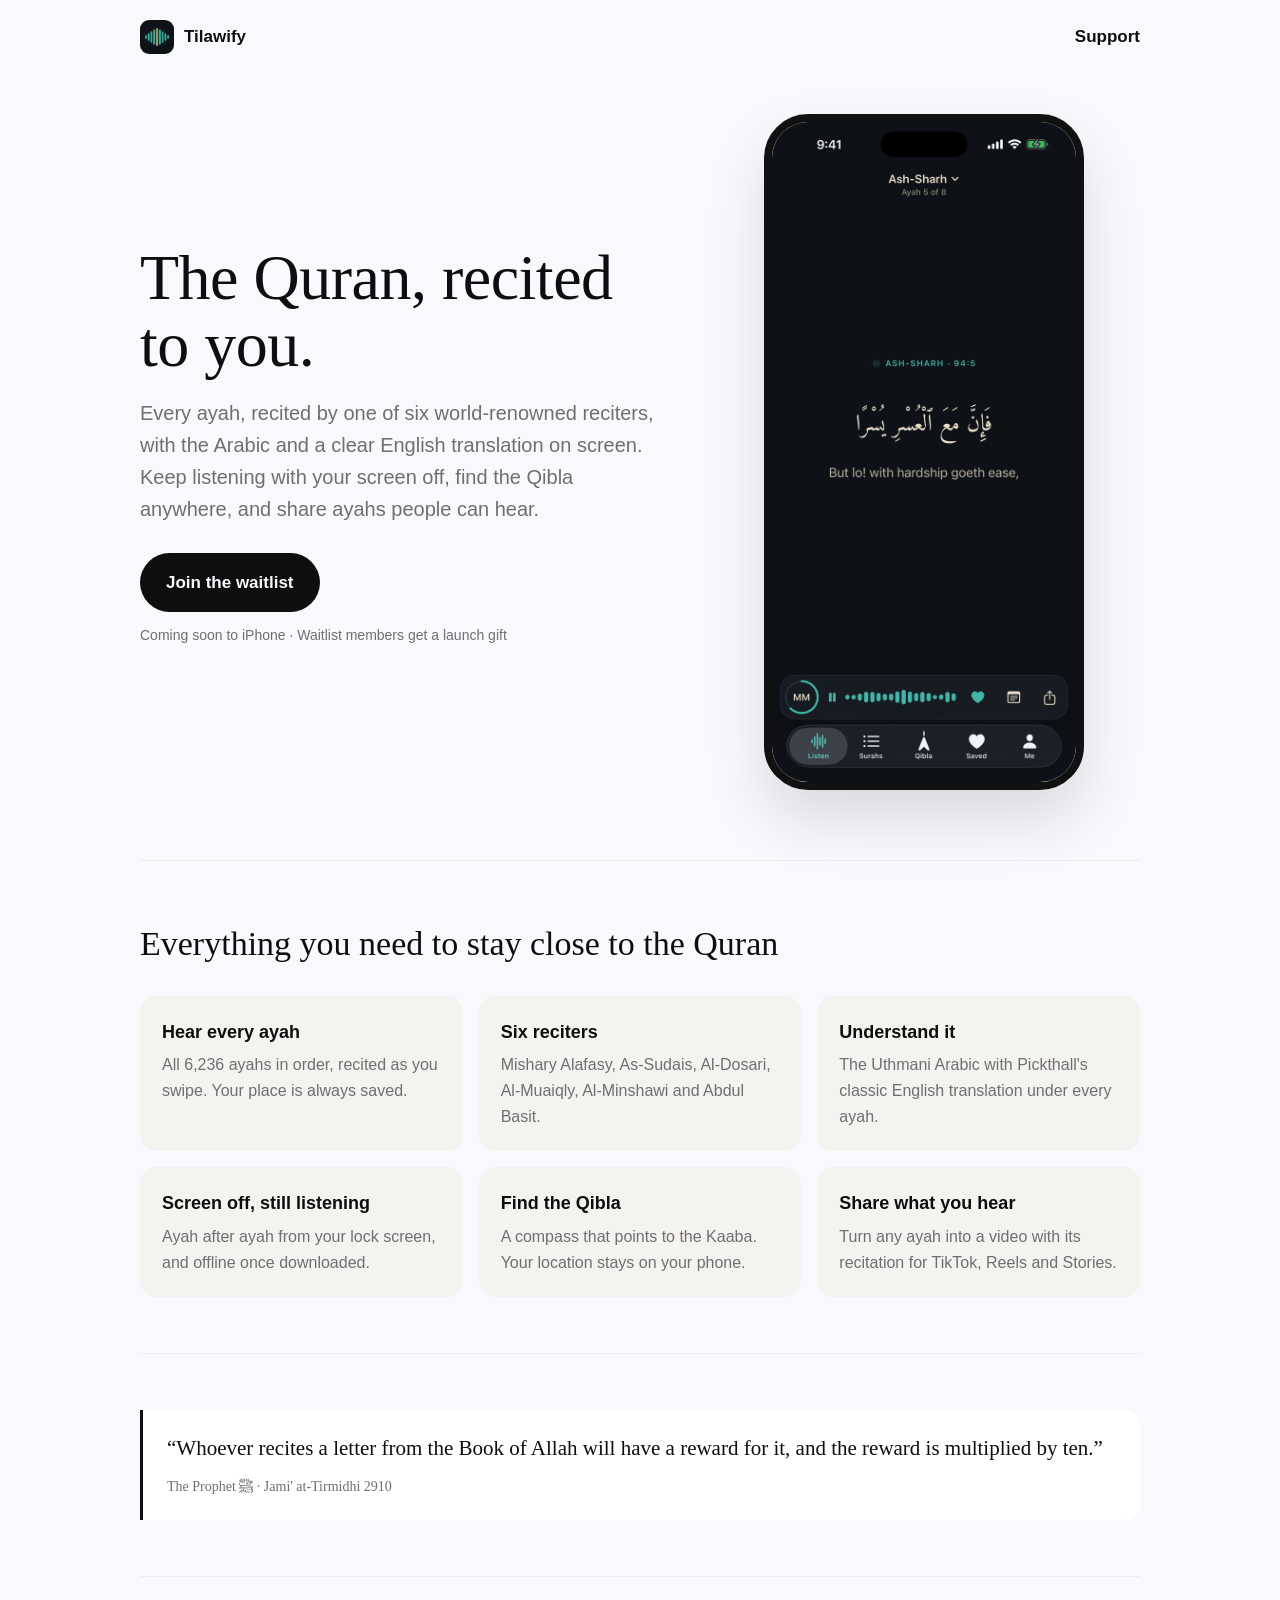
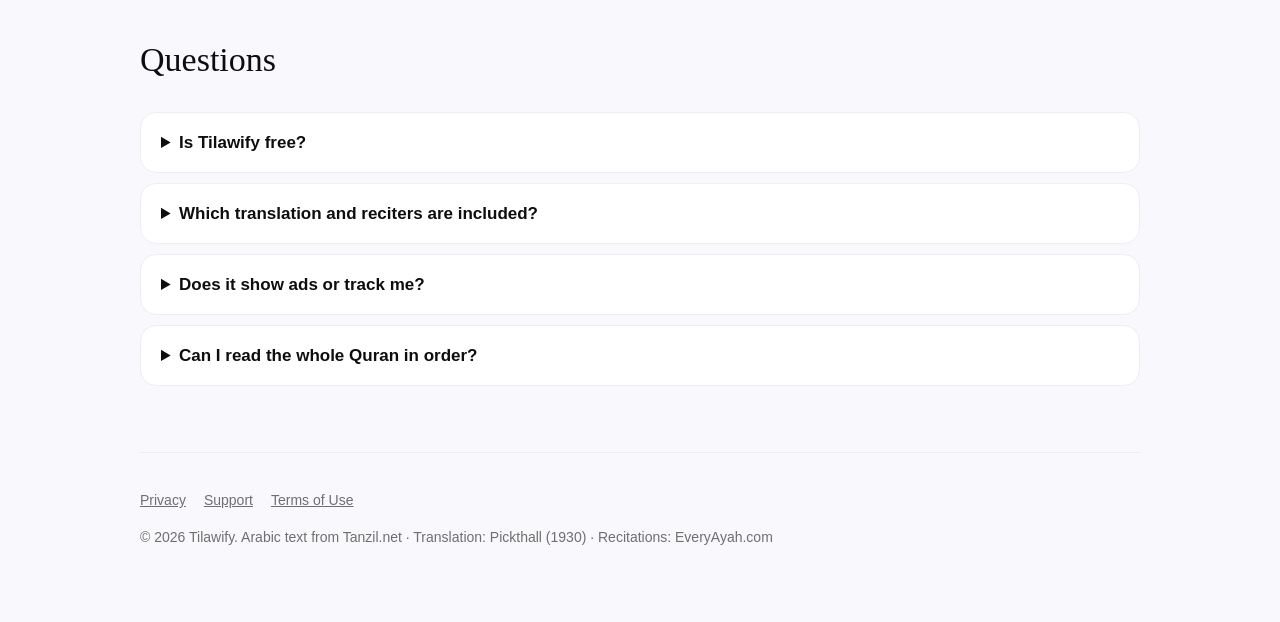
<file: index.html>
<!doctype html>
<html lang="en">
<head>
<meta charset="utf-8">
<meta name="viewport" content="width=device-width, initial-scale=1, viewport-fit=cover">
<title>Tilawify – The Quran, Recited to You</title>
<meta name="description" content="Tilawify recites the Quran to you, one ayah at a time, with the Arabic, a clear English translation and six world-renowned reciters. Keep listening with your screen off, find the Qibla, and share ayahs as videos. Build a daily Quran habit with streaks and reminders.">
<meta name="keywords" content="Quran audio app, Quran recitation, listen to Quran, Qibla compass, daily Quran, Quran recitation, Quran English translation, Muslim app, Ramadan Quran, ayah of the day, Quran habit">
<link rel="canonical" href="https://dylanmiller765.github.io/tilawify/">
<meta name="theme-color" content="#0E1116">
<link rel="icon" type="image/png" sizes="32x32" href="assets/favicon-32.png">
<link rel="apple-touch-icon" href="assets/apple-touch-icon.png">
<meta property="og:type" content="website">
<meta property="og:site_name" content="Tilawify">
<meta property="og:title" content="Tilawify – The Quran, recited to you">
<meta property="og:description" content="Every ayah recited by world-renowned reciters, with Arabic and English. Listen with your screen off and find the Qibla anywhere.">
<meta property="og:url" content="https://dylanmiller765.github.io/tilawify/">
<meta property="og:image" content="https://dylanmiller765.github.io/tilawify/assets/og-image.png">
<meta property="og:image:width" content="1200"><meta property="og:image:height" content="630">
<meta name="twitter:card" content="summary_large_image">
<meta name="twitter:title" content="Tilawify – The Quran, recited to you">
<meta name="twitter:description" content="Every ayah recited by world-renowned reciters. Listen with your screen off and find the Qibla anywhere.">
<meta name="twitter:image" content="https://dylanmiller765.github.io/tilawify/assets/og-image.png">
<link rel="stylesheet" href="assets/style.css">
<script type="application/ld+json">
{"@context":"https://schema.org","@graph":[
 {"@type":"MobileApplication","name":"Tilawify","operatingSystem":"iOS","applicationCategory":"BookApplication",
  "description":"The Quran recited to you, one ayah at a time, with Arabic, English translation, screen-off listening and a Qibla compass.",
  "url":"https://dylanmiller765.github.io/tilawify/","image":"https://dylanmiller765.github.io/tilawify/assets/app-icon.png",
  "offers":{"@type":"Offer","price":"0","priceCurrency":"USD","description":"Free download with an optional subscription and free trial"}},
 {"@type":"FAQPage","mainEntity":[
  {"@type":"Question","name":"Is Tilawify free?","acceptedAnswer":{"@type":"Answer","text":"The download is free and new subscribers can start with a free trial. After that, a weekly or yearly subscription keeps the app ad-free and tracker-free."}},
  {"@type":"Question","name":"Which translation and reciters are included?","acceptedAnswer":{"@type":"Answer","text":"The Arabic Uthmani text with Marmaduke Pickthall's English translation, and recitations by Mishary Alafasy, Abdur-Rahman As-Sudais, Yasser Al-Dosari, Maher Al-Muaiqly, Mohamed Al-Minshawi and Abdul Basit."}},
  {"@type":"Question","name":"Does it show ads or track me?","acceptedAnswer":{"@type":"Answer","text":"No ads and no tracking. The app uses anonymous, aggregated analytics only to improve the experience, and never sells data."}},
  {"@type":"Question","name":"Can I read the whole Quran in order?","acceptedAnswer":{"@type":"Answer","text":"Yes. All 6,236 ayahs are in order from Al-Fatiha to An-Nas, your place is always saved, and you can jump to any surah."}}
 ]}
]}
</script>
</head>
<body>
<div class="wrap">
  <nav><a href="./"><img src="assets/app-icon.png" alt="">Tilawify</a><a href="support.html">Support</a></nav>
  <header class="hero">
    <div>
      <h1 class="serif">The Quran, recited to you.</h1>
      <p class="lead">Every ayah, recited by one of six world-renowned reciters, with the Arabic and a clear English translation on screen. Keep listening with your screen off, find the Qibla anywhere, and share ayahs people can hear.</p>
      <a class="cta" href="https://tilawify.vercel.app">Join the waitlist</a>
      <p class="note">Coming soon to iPhone · Waitlist members get a launch gift</p>
    </div>
    <div class="phone"><img src="assets/screenshot-feed.png" alt="Tilawify playing Ash-Sharh 94:5 in Arabic and English, recited by Mohamed Al-Minshawi" width="640" height="1391"></div>
  </header>

  <section>
    <h2 class="serif">Everything you need to stay close to the Quran</h2>
    <div class="grid">
      <div class="card"><h3>Hear every ayah</h3><p>All 6,236 ayahs in order, recited as you swipe. Your place is always saved.</p></div>
      <div class="card"><h3>Six reciters</h3><p>Mishary Alafasy, As-Sudais, Al-Dosari, Al-Muaiqly, Al-Minshawi and Abdul Basit.</p></div>
      <div class="card"><h3>Understand it</h3><p>The Uthmani Arabic with Pickthall's classic English translation under every ayah.</p></div>
      <div class="card"><h3>Screen off, still listening</h3><p>Ayah after ayah from your lock screen, and offline once downloaded.</p></div>
      <div class="card"><h3>Find the Qibla</h3><p>A compass that points to the Kaaba. Your location stays on your phone.</p></div>
      <div class="card"><h3>Share what you hear</h3><p>Turn any ayah into a video with its recitation for TikTok, Reels and Stories.</p></div>
    </div>
  </section>

  <section>
    <blockquote class="serif">“Whoever recites a letter from the Book of Allah will have a reward for it, and the reward is multiplied by ten.”<cite>The Prophet ﷺ · Jami' at-Tirmidhi 2910</cite></blockquote>
  </section>

  <section>
    <h2 class="serif">Questions</h2>
    <details><summary>Is Tilawify free?</summary><p>The download is free and new subscribers can start with a free trial. After that, a weekly or yearly subscription keeps the app ad-free and tracker-free. Cancel anytime in your iPhone's Settings.</p></details>
    <details><summary>Which translation and reciters are included?</summary><p>The Arabic Uthmani text (Tanzil) with Marmaduke Pickthall's English translation, and recitations by Mishary Alafasy, Abdur-Rahman As-Sudais, Yasser Al-Dosari, Maher Al-Muaiqly, Mohamed Al-Minshawi and Abdul Basit.</p></details>
    <details><summary>Does it show ads or track me?</summary><p>No ads and no tracking. We use anonymous, aggregated analytics only to improve the app, and we never sell data. See the <a href="privacy.html">privacy policy</a>.</p></details>
    <details><summary>Can I read the whole Quran in order?</summary><p>Yes. All 6,236 ayahs from Al-Fatiha to An-Nas, your place is always saved, and you can jump to any surah.</p></details>
  </section>

  <footer>
    <a href="privacy.html">Privacy</a><a href="support.html">Support</a><a href="https://www.apple.com/legal/internet-services/itunes/dev/stdeula/">Terms of Use</a>
    <p>© 2026 Tilawify. Arabic text from Tanzil.net · Translation: Pickthall (1930) · Recitations: EveryAyah.com</p>
  </footer>
</div>
</body>
</html>
</file>
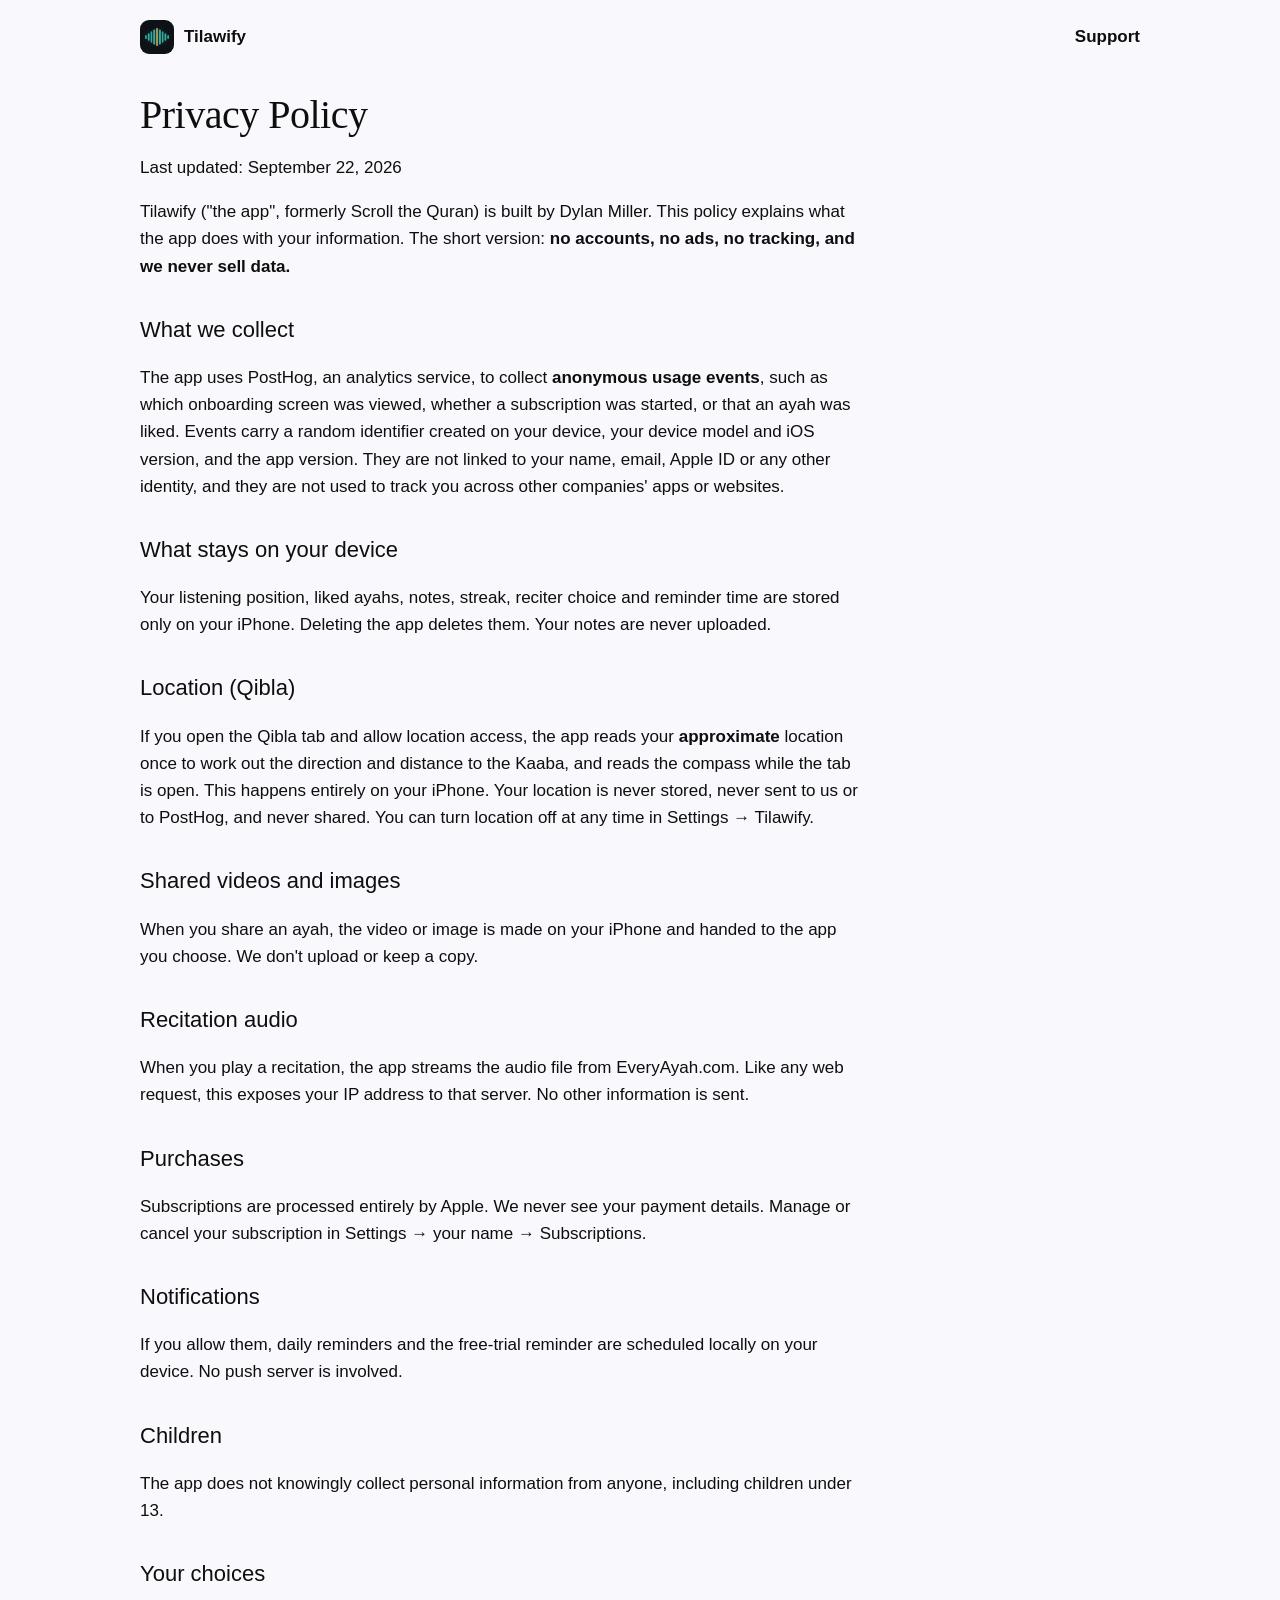
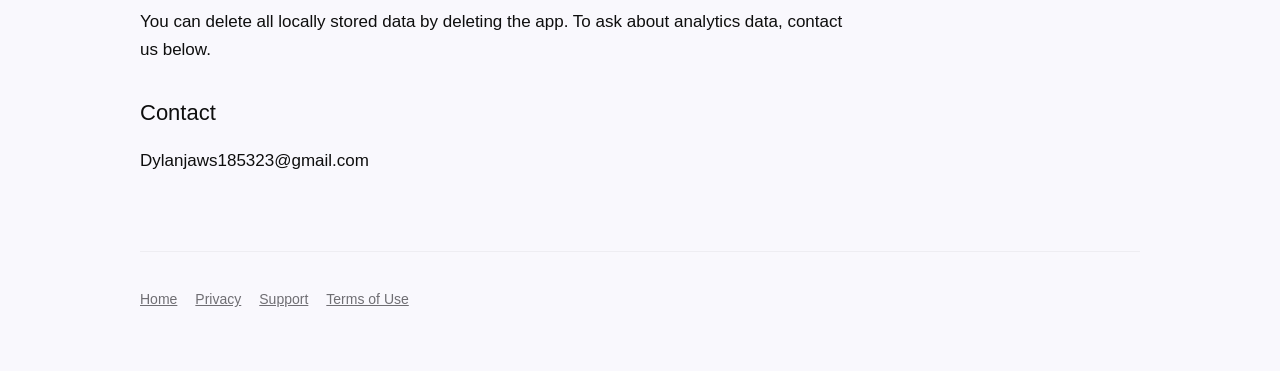
<file: privacy.html>
<!doctype html>
<html lang="en">
<head>
<meta charset="utf-8">
<meta name="viewport" content="width=device-width, initial-scale=1, viewport-fit=cover">
<title>Privacy Policy – Tilawify</title>
<meta name="description" content="Tilawify privacy policy: no accounts, no ads, no tracking. Anonymous usage analytics only.">
<link rel="canonical" href="https://dylanmiller765.github.io/tilawify/privacy.html">
<link rel="icon" type="image/png" sizes="32x32" href="assets/favicon-32.png">
<link rel="apple-touch-icon" href="assets/apple-touch-icon.png">
<meta property="og:title" content="Privacy Policy – Tilawify"><meta property="og:image" content="https://dylanmiller765.github.io/tilawify/assets/og-image.png">
<link rel="stylesheet" href="assets/style.css">
</head>
<body><div class="wrap">
<nav><a href="./"><img src="assets/app-icon.png" alt="">Tilawify</a><a href="support.html">Support</a></nav>
<main class="doc">
<h1 class="serif">Privacy Policy</h1>
<p>Last updated: September 22, 2026</p>
<p>Tilawify ("the app", formerly Scroll the Quran) is built by Dylan Miller. This policy explains what the app does with your information. The short version: <strong>no accounts, no ads, no tracking, and we never sell data.</strong></p>
<h2>What we collect</h2>
<p>The app uses PostHog, an analytics service, to collect <strong>anonymous usage events</strong>, such as which onboarding screen was viewed, whether a subscription was started, or that an ayah was liked. Events carry a random identifier created on your device, your device model and iOS version, and the app version. They are not linked to your name, email, Apple ID or any other identity, and they are not used to track you across other companies' apps or websites.</p>
<h2>What stays on your device</h2>
<p>Your listening position, liked ayahs, notes, streak, reciter choice and reminder time are stored only on your iPhone. Deleting the app deletes them. Your notes are never uploaded.</p>
<h2>Location (Qibla)</h2>
<p>If you open the Qibla tab and allow location access, the app reads your <strong>approximate</strong> location once to work out the direction and distance to the Kaaba, and reads the compass while the tab is open. This happens entirely on your iPhone. Your location is never stored, never sent to us or to PostHog, and never shared. You can turn location off at any time in Settings → Tilawify.</p>
<h2>Shared videos and images</h2>
<p>When you share an ayah, the video or image is made on your iPhone and handed to the app you choose. We don't upload or keep a copy.</p>
<h2>Recitation audio</h2>
<p>When you play a recitation, the app streams the audio file from EveryAyah.com. Like any web request, this exposes your IP address to that server. No other information is sent.</p>
<h2>Purchases</h2>
<p>Subscriptions are processed entirely by Apple. We never see your payment details. Manage or cancel your subscription in Settings → your name → Subscriptions.</p>
<h2>Notifications</h2>
<p>If you allow them, daily reminders and the free-trial reminder are scheduled locally on your device. No push server is involved.</p>
<h2>Children</h2>
<p>The app does not knowingly collect personal information from anyone, including children under 13.</p>
<h2>Your choices</h2>
<p>You can delete all locally stored data by deleting the app. To ask about analytics data, contact us below.</p>
<h2>Contact</h2>
<p>Dylanjaws185323@gmail.com</p>
</main>
<footer><a href="./">Home</a><a href="privacy.html">Privacy</a><a href="support.html">Support</a><a href="https://www.apple.com/legal/internet-services/itunes/dev/stdeula/">Terms of Use</a></footer>
</div></body></html>
</file>
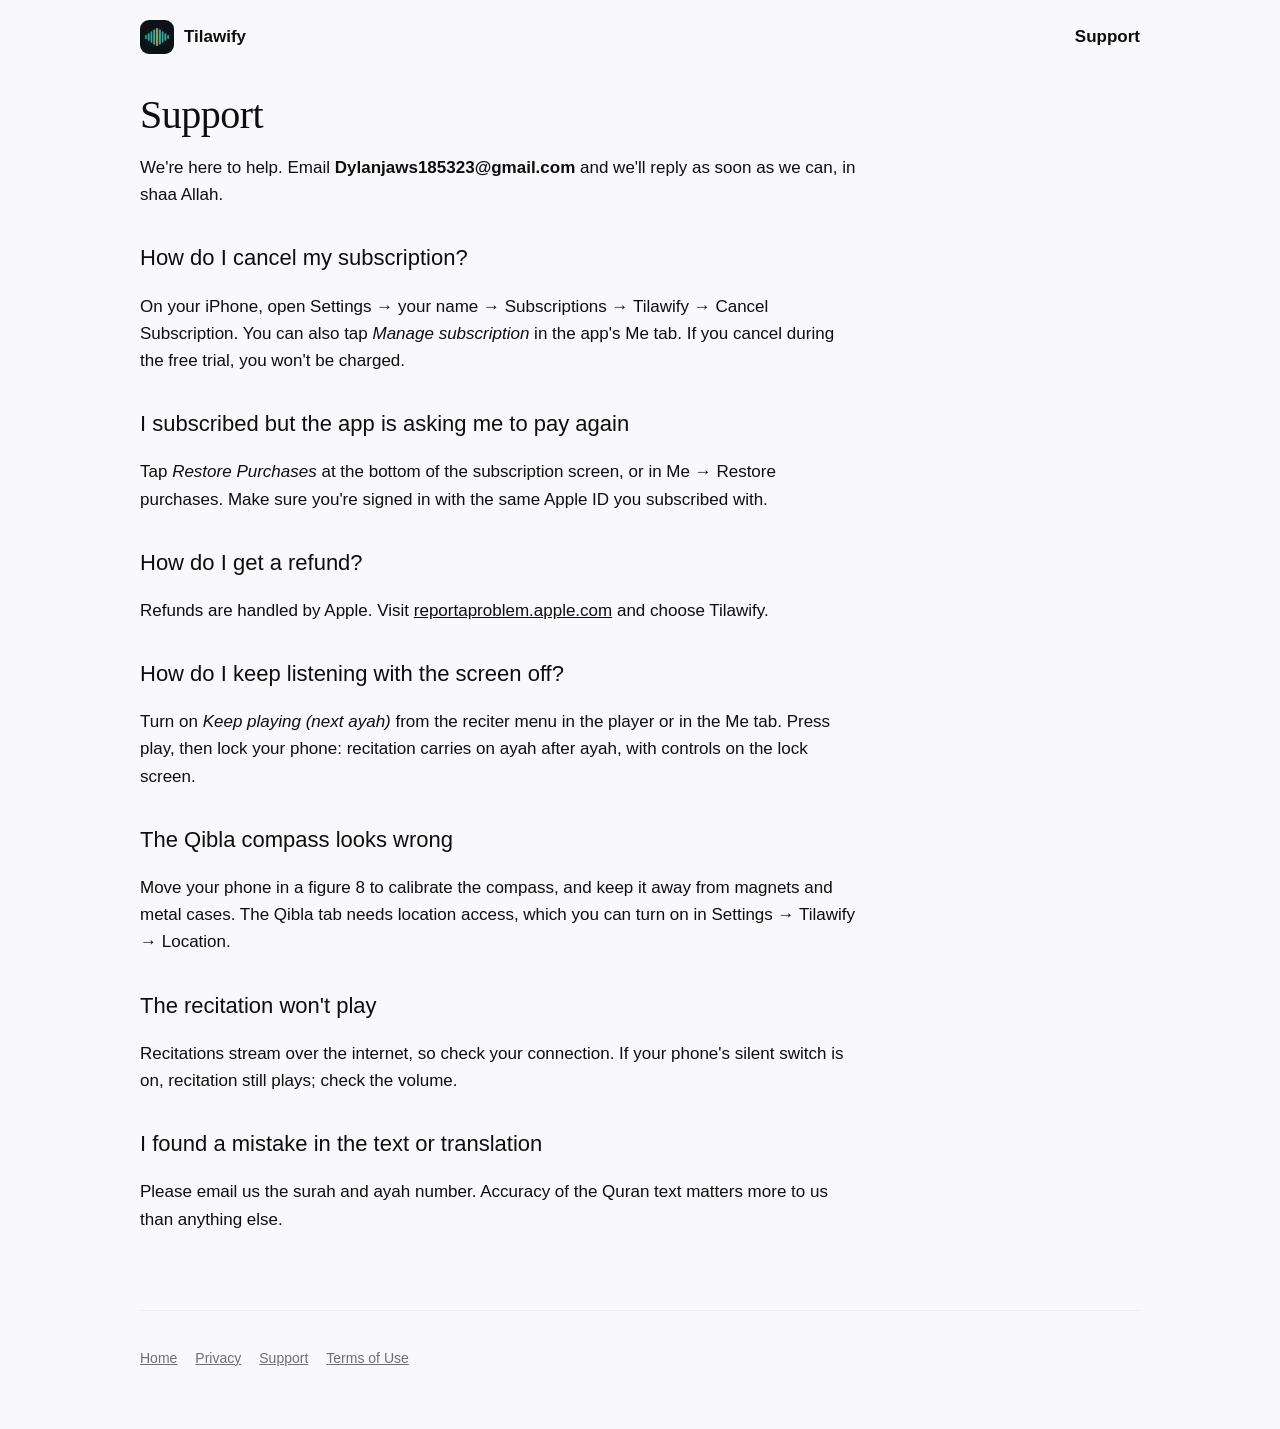
<file: support.html>
<!doctype html>
<html lang="en">
<head>
<meta charset="utf-8">
<meta name="viewport" content="width=device-width, initial-scale=1, viewport-fit=cover">
<title>Support – Tilawify</title>
<meta name="description" content="Get help with Tilawify: subscriptions, restoring purchases, refunds and recitation.">
<link rel="canonical" href="https://dylanmiller765.github.io/tilawify/support.html">
<link rel="icon" type="image/png" sizes="32x32" href="assets/favicon-32.png">
<link rel="apple-touch-icon" href="assets/apple-touch-icon.png">
<meta property="og:title" content="Support – Tilawify"><meta property="og:image" content="https://dylanmiller765.github.io/tilawify/assets/og-image.png">
<link rel="stylesheet" href="assets/style.css">
</head>
<body><div class="wrap">
<nav><a href="./"><img src="assets/app-icon.png" alt="">Tilawify</a><a href="support.html">Support</a></nav>
<main class="doc">
<h1 class="serif">Support</h1>
<p>We're here to help. Email <strong>Dylanjaws185323@gmail.com</strong> and we'll reply as soon as we can, in shaa Allah.</p>
<h2>How do I cancel my subscription?</h2>
<p>On your iPhone, open Settings → your name → Subscriptions → Tilawify → Cancel Subscription. You can also tap <em>Manage subscription</em> in the app's Me tab. If you cancel during the free trial, you won't be charged.</p>
<h2>I subscribed but the app is asking me to pay again</h2>
<p>Tap <em>Restore Purchases</em> at the bottom of the subscription screen, or in Me → Restore purchases. Make sure you're signed in with the same Apple ID you subscribed with.</p>
<h2>How do I get a refund?</h2>
<p>Refunds are handled by Apple. Visit <a href="https://reportaproblem.apple.com">reportaproblem.apple.com</a> and choose Tilawify.</p>
<h2>How do I keep listening with the screen off?</h2>
<p>Turn on <em>Keep playing (next ayah)</em> from the reciter menu in the player or in the Me tab. Press play, then lock your phone: recitation carries on ayah after ayah, with controls on the lock screen.</p>
<h2>The Qibla compass looks wrong</h2>
<p>Move your phone in a figure 8 to calibrate the compass, and keep it away from magnets and metal cases. The Qibla tab needs location access, which you can turn on in Settings → Tilawify → Location.</p>
<h2>The recitation won't play</h2>
<p>Recitations stream over the internet, so check your connection. If your phone's silent switch is on, recitation still plays; check the volume.</p>
<h2>I found a mistake in the text or translation</h2>
<p>Please email us the surah and ayah number. Accuracy of the Quran text matters more to us than anything else.</p>
</main>
<footer><a href="./">Home</a><a href="privacy.html">Privacy</a><a href="support.html">Support</a><a href="https://www.apple.com/legal/internet-services/itunes/dev/stdeula/">Terms of Use</a></footer>
</div></body></html>
</file>
<file: assets/style.css>
:root{--canvas:#F9F8FD;--card:#fff;--ink:#0E0E0E;--muted:#6F6E73;--hair:#EEEDF2;--warm:#F5F3EF}
@media (prefers-color-scheme:dark){:root{--canvas:#0F0F11;--card:#1C1C1F;--ink:#F4F3F0;--muted:#9A9AA0;--hair:#2C2C30;--warm:#232326}}
*{box-sizing:border-box}html{-webkit-text-size-adjust:100%}
body{margin:0;background:var(--canvas);color:var(--ink);font:17px/1.6 -apple-system,BlinkMacSystemFont,"Segoe UI",Roboto,sans-serif}
.wrap{max-width:1040px;margin:0 auto;padding:0 20px}
.serif{font-family:"New York","Iowan Old Style",Georgia,"Times New Roman",serif}
nav{display:flex;align-items:center;justify-content:space-between;padding:20px 0}
nav a{color:var(--ink);text-decoration:none;font-weight:600;display:flex;align-items:center;gap:10px}
nav img{width:34px;height:34px;border-radius:9px}
.hero{display:grid;grid-template-columns:1.1fr .9fr;gap:40px;align-items:center;padding:40px 0 70px}
h1{font-size:clamp(40px,6vw,64px);line-height:1.05;font-weight:500;margin:0 0 18px;letter-spacing:-.5px}
.lead{font-size:20px;color:var(--muted);margin:0 0 28px;max-width:30em}
.cta{display:inline-flex;align-items:center;gap:10px;background:var(--ink);color:var(--canvas);padding:16px 26px;border-radius:999px;font-weight:600;text-decoration:none}
.note{color:var(--muted);font-size:14px;margin-top:12px}
.phone{justify-self:center;width:min(320px,80vw);border-radius:44px;box-shadow:0 30px 60px rgba(0,0,0,.12);border:8px solid #111}
.phone img{display:block;width:100%;height:auto;border-radius:36px}
section{padding:56px 0;border-top:1px solid var(--hair)}
h2{font-size:34px;font-weight:500;margin:0 0 24px}
.grid{display:grid;grid-template-columns:repeat(3,1fr);gap:16px}
.card{background:var(--warm);border-radius:16px;padding:22px}
.card h3{margin:0 0 6px;font-size:18px}.card p{margin:0;color:var(--muted);font-size:16px}
details{background:var(--card);border:1px solid var(--hair);border-radius:16px;padding:16px 20px;margin-bottom:10px}
summary{font-weight:600;cursor:pointer}details p{color:var(--muted);margin:10px 0 0}
blockquote{margin:0;padding:22px 24px;border-left:3px solid var(--ink);background:var(--card);border-radius:0 16px 16px 0;font-size:21px}
blockquote cite{display:block;margin-top:10px;font-size:14px;color:var(--muted);font-style:normal}
footer{padding:36px 0 60px;color:var(--muted);font-size:14px;border-top:1px solid var(--hair)}
footer a{color:var(--muted);margin-right:18px}
.doc{max-width:720px;padding:20px 0 60px}.doc h1{font-size:40px}.doc h2{font-size:22px;margin:32px 0 8px}
.doc a{color:var(--ink)}
@media (max-width:760px){.hero{grid-template-columns:1fr;padding-top:10px}.grid{grid-template-columns:1fr}.phone{margin-top:10px}}
</file>
